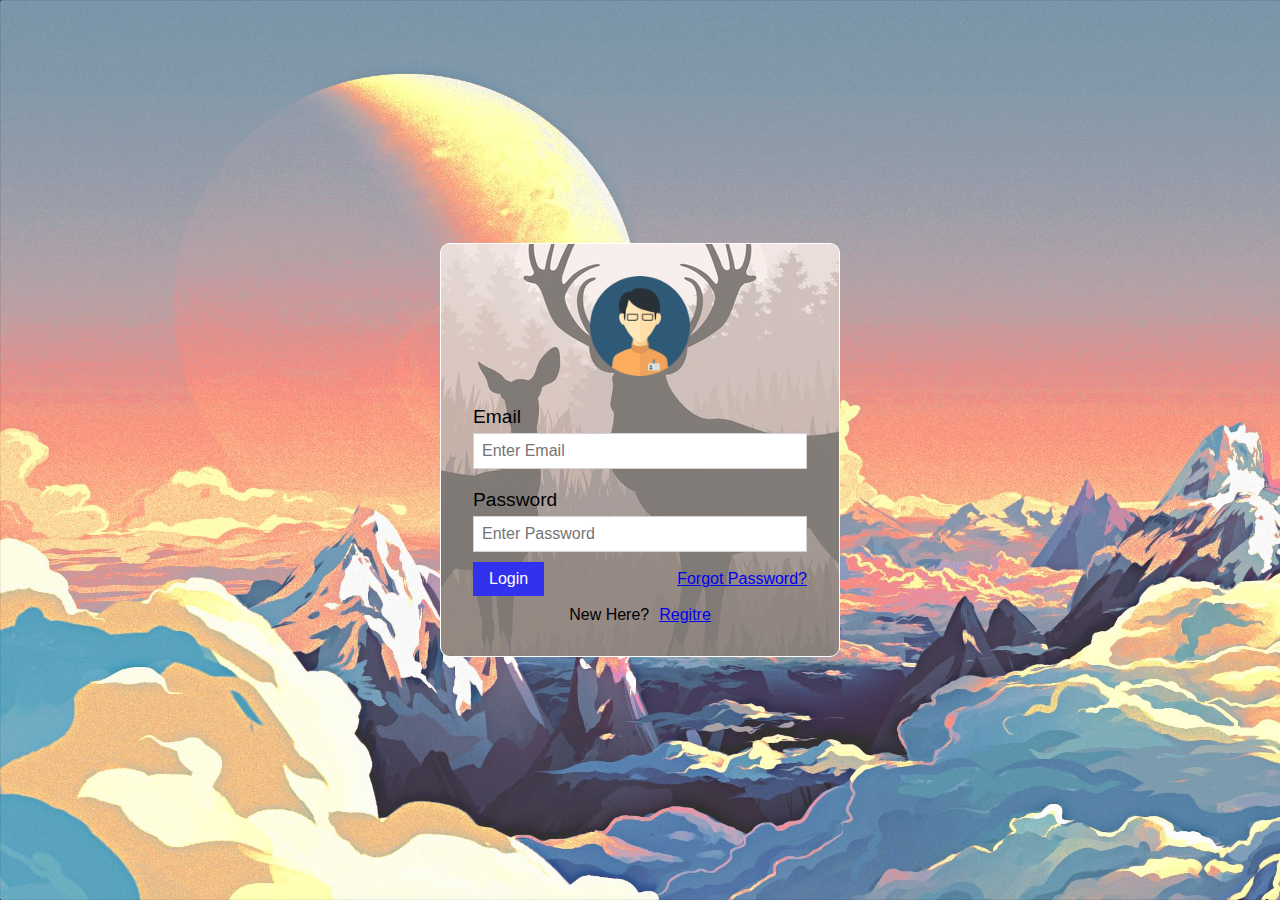
<file: index.html>
<!DOCTYPE html>
<html lang="en">
  <head>
    <meta charset="UTF-8" />
    <meta name="viewport" content="width=device-width, initial-scale=1.0" />
    <link rel="stylesheet" href="style.css" />
    <title>Login Regitretion Page</title>
  </head>
  <body>
    <div class="login-page">
      <div class="avatar">
        <img src="user-image01.png" alt="avatar" />
      </div>
      <form>
        <div class="email input-div">
          <label for="email">Email</label>
          <input type="text" id="email" placeholder="Enter Email" />
        </div>
        <div class="password input-div">
          <label for="password">Password</label>
          <input type="password" id="password" placeholder="Enter Password" />
        </div>
        <div class="buttons">
          <button class="login-btn">Login</button>
          <span class="forgot-link"><a href="#">Forgot Password?</a></span>
        </div>
        <div class="login-signin-links">
            New Here? <a href="/signup.html">Regitre</a>
            
        </div>
      </form>
    </div>
  </body>
</html>
</file>
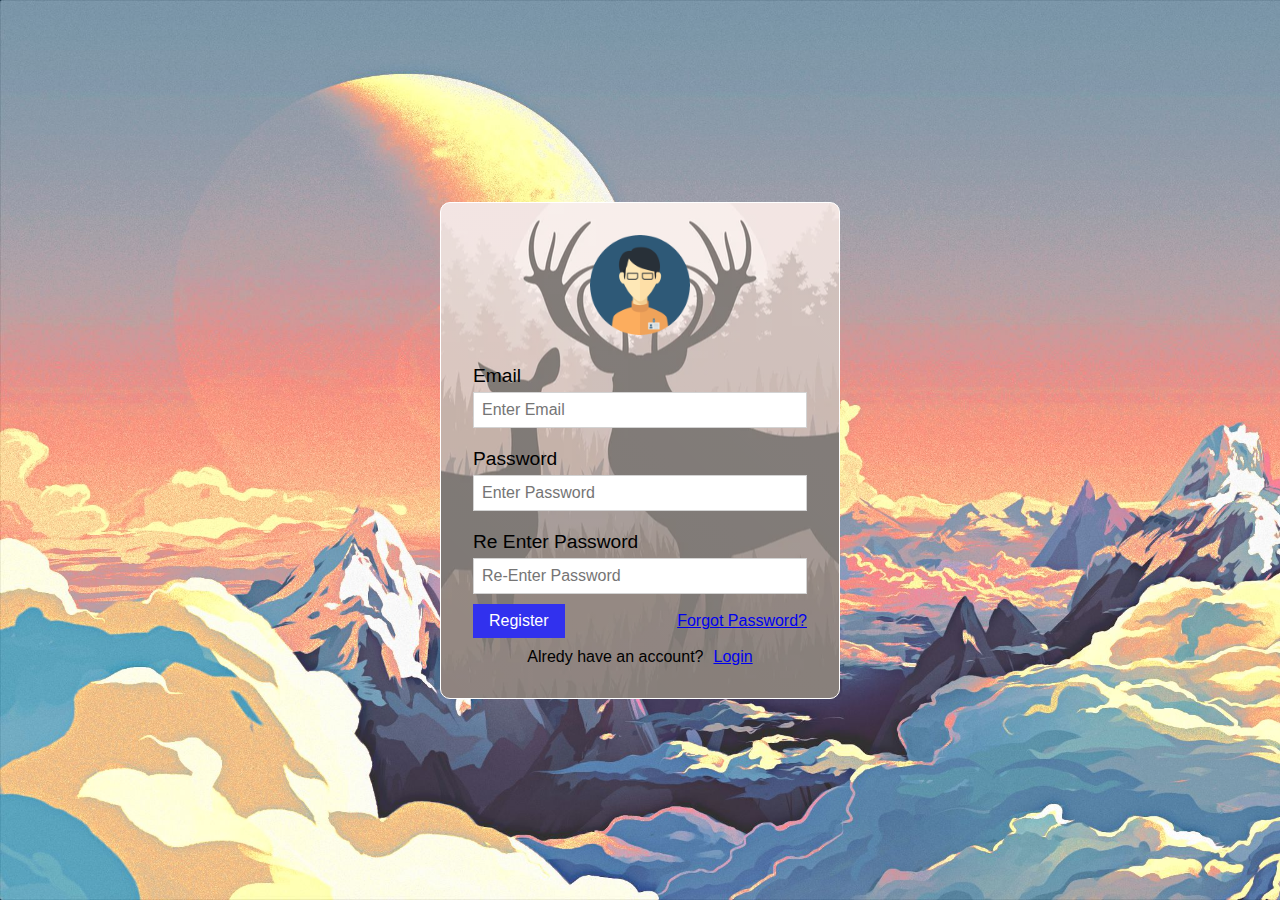
<file: signup.html>
<!DOCTYPE html>
<html lang="en">
  <head>
    <meta charset="UTF-8" />
    <meta name="viewport" content="width=device-width, initial-scale=1.0" />
    <link rel="stylesheet" href="style.css" />
    <title>Login Regitretion Page</title>
  </head>
  <body>
    <div class="login-page">
      <div class="avatar">
        <img src="user-image01.png" alt="avatar" />
      </div>
      <form>
        <div class="email input-div">
          <label for="email">Email</label>
          <input type="text" id="email" placeholder="Enter Email" />
        </div>
        <div class="password input-div">
          <label for="password">Password</label>
          <input type="text" id="password" placeholder="Enter Password" />
        </div>
        <div class="password input-div">
            <label for="re-password">Re Enter Password</label>
            <input type="password" id="re-password" placeholder="Re-Enter Password" />
          </div>
        <div class="buttons">
          <button class="login-btn">Register</button>
          <span class="forgot-link"><a href="#">Forgot Password?</a></span>
        </div>
        <div class="login-signin-links">
            Alredy have an account? <a href="/">Login</a>
        </div>
      </form>
    </div>
  </body>
</html>
</file>
<file: style.css>
*{
    margin: 0;
    padding: 0;
    box-sizing: border-box;
    font-family: Arial, Helvetica, sans-serif;
}

body{
    min-height: 100vh;
    background-image: url(bg\ image.jpg);
    background-size: cover;
    display: grid;
    place-items: center;
}

.login-page{
    width: 400px;
    background-color: white;
    padding: 2rem;
    border-radius: 10px;
    display: flex;
    flex-direction: column;
    gap: 30px;
    background-image: linear-gradient(45deg, rgba(255, 255, 255, 0.427), rgba(255, 255, 255, 0.45)) ,url(deer-image02.jpg);
    background-position: center;
    border: 1px solid white;
}

form{
    display: flex;
    flex-direction: column;
    gap: 10px;
}

.avatar{
    width: 100%;
    display: flex;
    justify-content: center;
}

.avatar img{
    width: 100px;
}

.input-div{
    font-size: 1.2rem;
    display: flex;
    gap: 5px;
    flex-direction: column;
}

.input-div > input{
    font-size: 1rem;
    padding: .5em;
    outline: none;
    border: 1px solid lightgray;
}

.password{
    margin-top: 10px;
}

.buttons{
    display: flex;
    align-items: center;
    justify-content: space-between;
}

.buttons > button{
    font-size: 1rem;
    padding: .5rem 1rem;
    background-color: rgb(49, 49, 238);
    border: none;
    outline: none;
    color: white;
}

.login-signin-links{
    display: flex;
    align-items: center;
    justify-content: center;
}

.login-signin-links a{
    margin-left: 10px;
}
</file>
